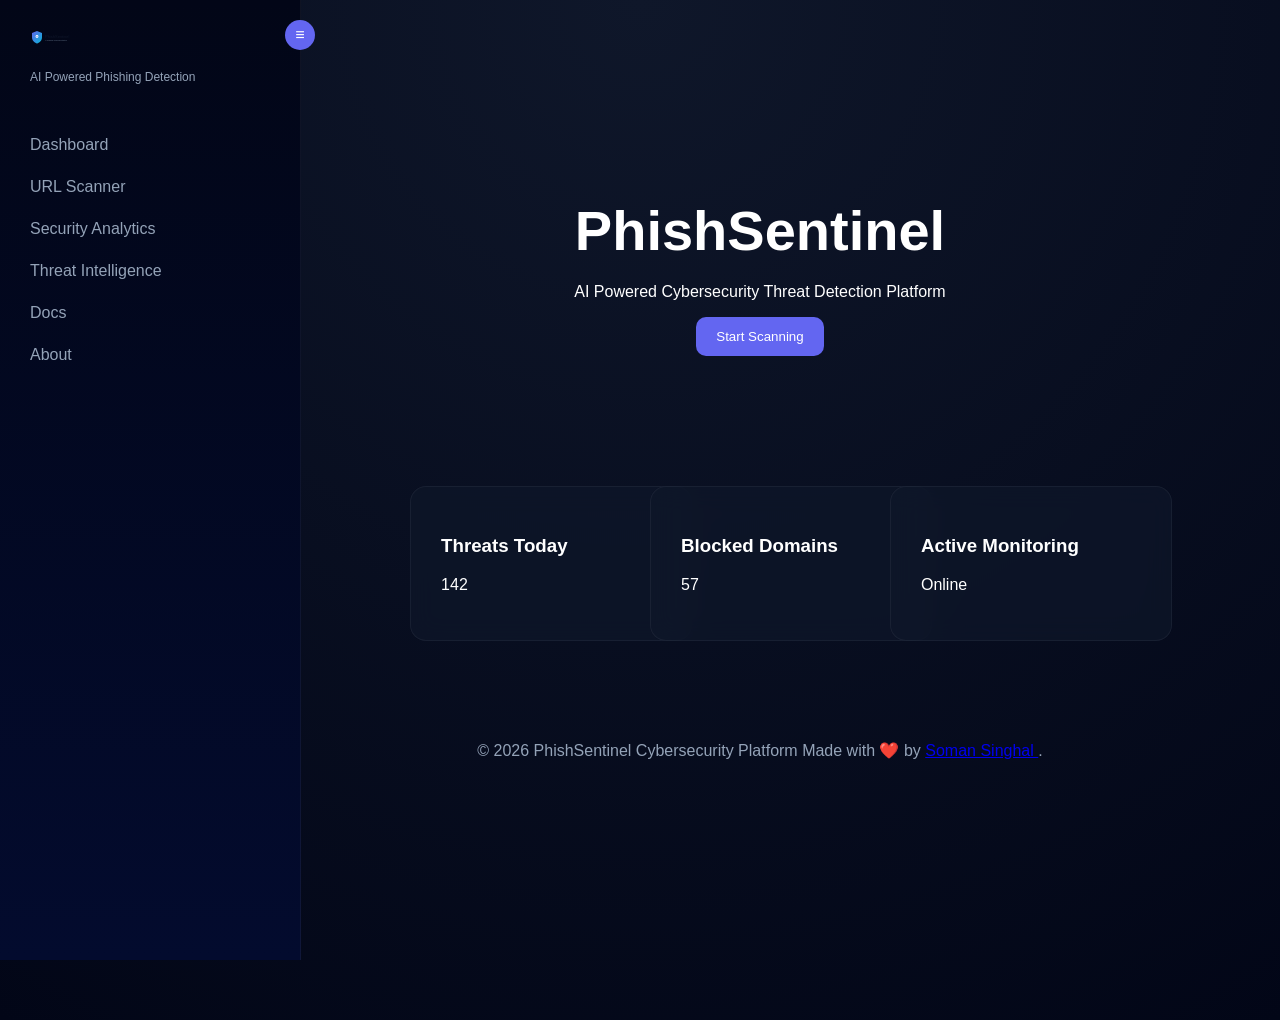
<file: index.html>
<!DOCTYPE html>
<html>
<head>
<title>PhishSentinel</title>
<link rel="stylesheet" href="style.css">
<script src="script.js"></script>
</head>

<body>

<div class="sidebar">

<div class="toggle-btn" onclick="toggleSidebar()">≡</div>

<img src="phishsentinel-logo.svg" class="logo">
<p class="tag">AI Powered Phishing Detection</p>

<nav>
<a href="index.html">Dashboard</a>
<a href="scanner.html">URL Scanner</a>
<a href="analytics.html">Security Analytics</a>
<a href="threat.html">Threat Intelligence</a>
<a href="docs.html">Docs</a>
<a href="about.html">About</a>
</nav>

</div>

<div class="main">

<div class="hero">
<h1>PhishSentinel</h1>
<p>AI Powered Cybersecurity Threat Detection Platform</p>
<button onclick="location.href='scanner.html'">Start Scanning</button>
</div>

<div class="cards">

<div class="card">
<h3>Threats Today</h3>
<p>142</p>
</div>

<div class="card">
<h3>Blocked Domains</h3>
<p>57</p>
</div>

<div class="card">
<h3>Active Monitoring</h3>
<p>Online</p>
</div>

</div>

<footer>
© 2026 PhishSentinel Cybersecurity Platform

Made with ❤️ by <a href="https://github.com/somansinghal">Soman Singhal </a>.
</footer>

</div>

</body>
</html>
</file>
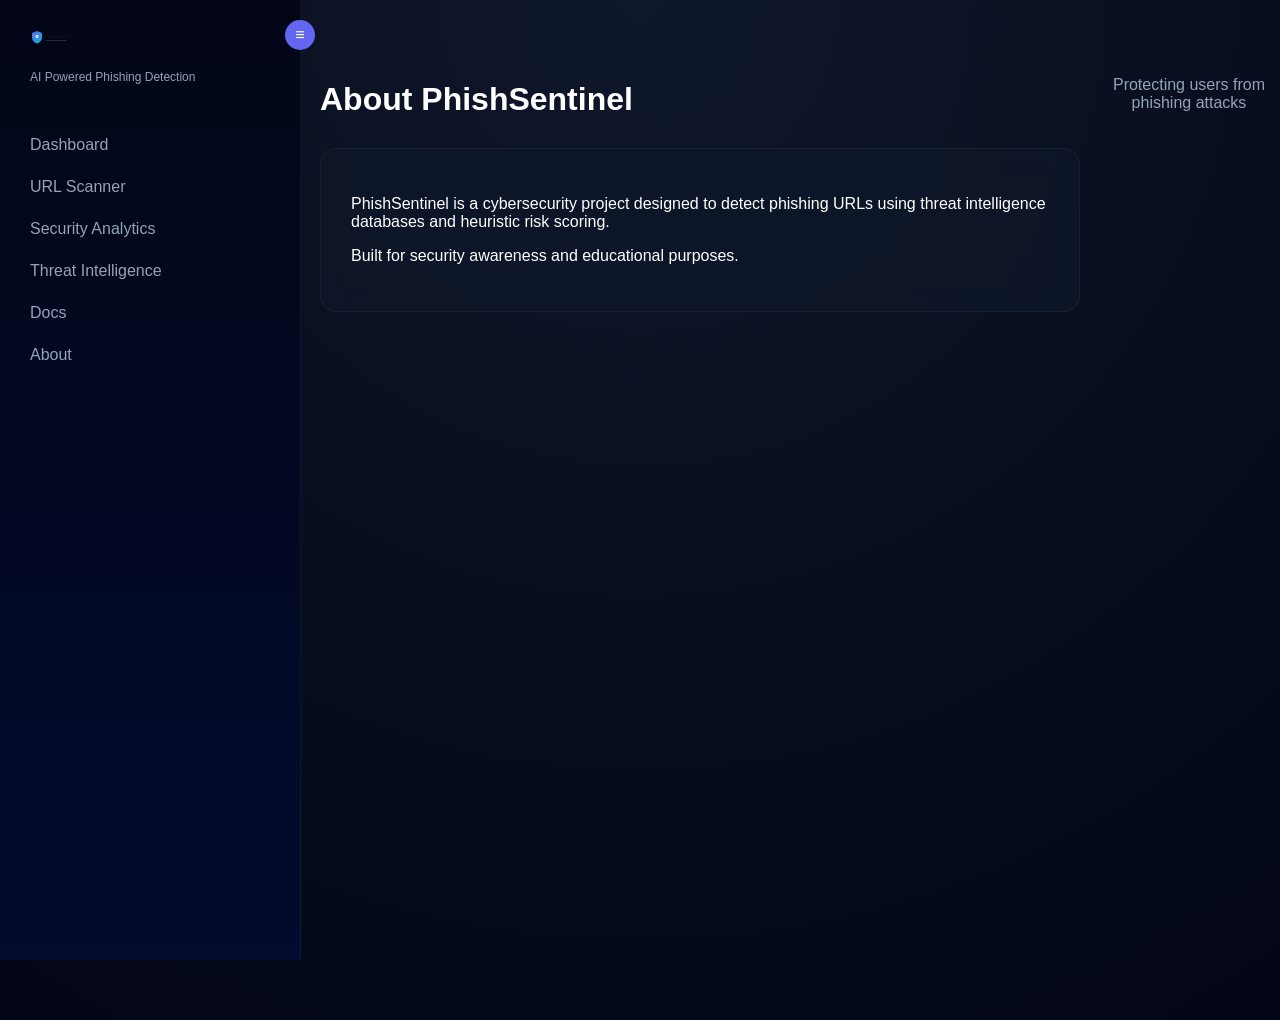
<file: about.html>
<!DOCTYPE html>
<html>
<head>
<title>About</title>
<link rel="stylesheet" href="style.css">
</head>

<body>

    <div class="sidebar">
    <div class="toggle-btn" onclick="toggleSidebar()">≡</div>
        <div class="brand">
        <img src="phishsentinel-logo.svg" class="logo">
        <p class="tag">AI Powered Phishing Detection</p>
        </div>
        
        <nav>
        
        <a href="index.html">Dashboard</a>
        <a href="scanner.html">URL Scanner</a>
        <a href="analytics.html">Security Analytics</a>
        <a href="threat.html">Threat Intelligence</a>
        <a href="docs.html">Docs</a>
        <a href="about.html">About</a>
        
        </nav>
        
    </div>

    <div class="main">

        <div class="page-container">
        
        <h1>About PhishSentinel</h1>
        
        <div class="card">
        
        <p>
        PhishSentinel is a cybersecurity project designed to detect phishing URLs
        using threat intelligence databases and heuristic risk scoring.
        </p>
        
        <p>
        Built for security awareness and educational purposes.
        </p>
        
        </div>
        
        </div>
        
    </div>
<footer>

<p>Protecting users from phishing attacks</p>

</footer>

</body>
</html>
</file>
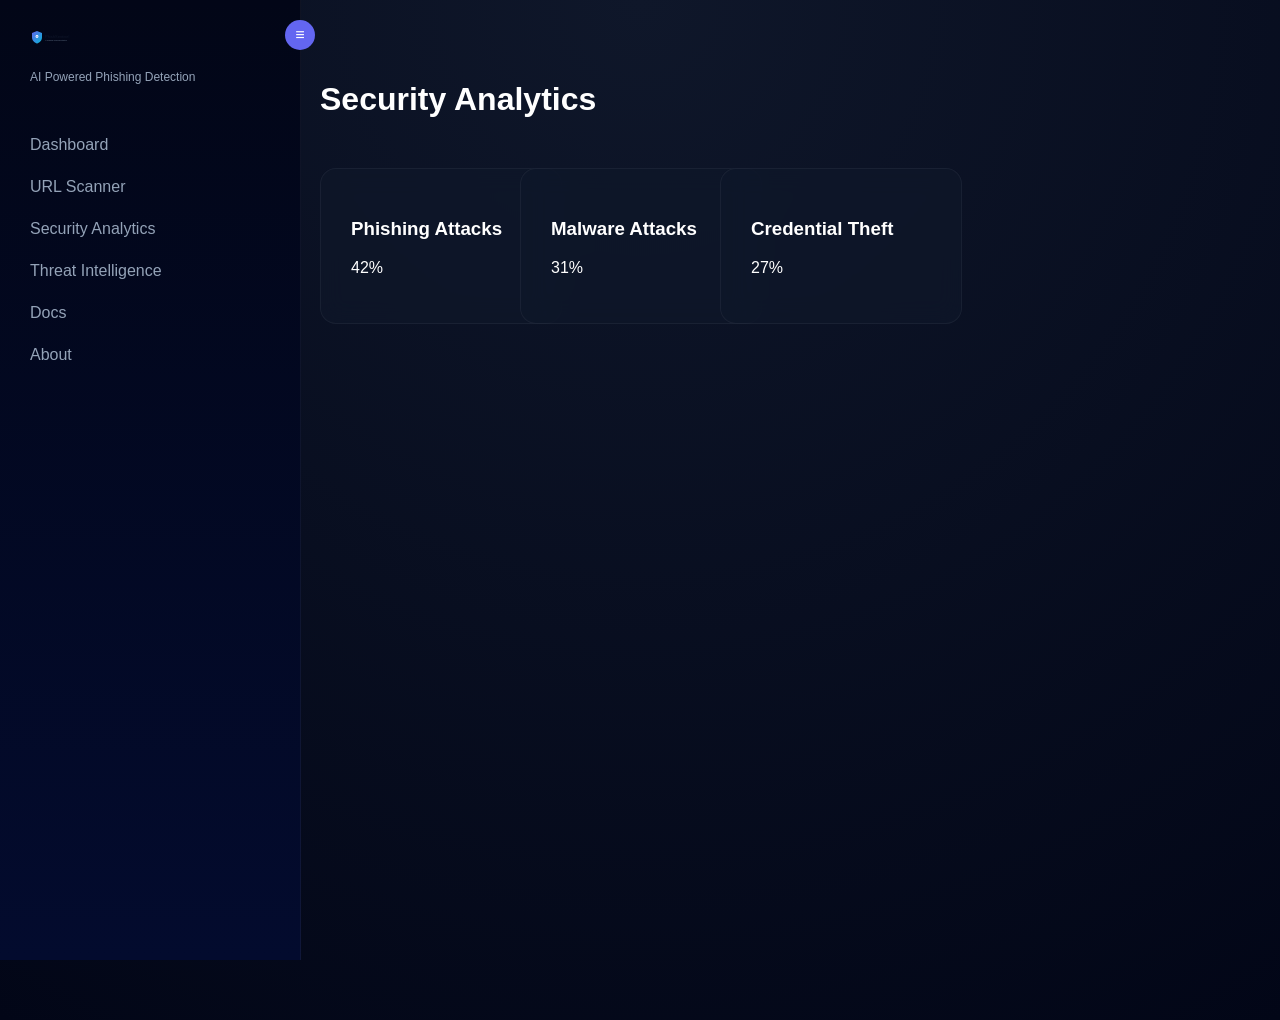
<file: analytics.html>
<!DOCTYPE html>
<html>
<head>

<title>Security Analytics</title>
<link rel="stylesheet" href="style.css">

</head>

<body>

    <div class="sidebar">
    <div class="toggle-btn" onclick="toggleSidebar()">≡</div>
        <div class="brand">
        <img src="phishsentinel-logo.svg" class="logo">
        <p class="tag">AI Powered Phishing Detection</p>
        </div>
        
        <nav>
        
        <a href="index.html">Dashboard</a>
        <a href="scanner.html">URL Scanner</a>
        <a href="analytics.html">Security Analytics</a>
        <a href="threat.html">Threat Intelligence</a>
        <a href="docs.html">Docs</a>
        <a href="about.html">About</a>
        
        </nav>
        
    </div>

    <div class="main">

        <div class="page-container">
        
        <h1>Security Analytics</h1>
        
        <div class="cards">
        
        <div class="card">
        <h3>Phishing Attacks</h3>
        <p>42%</p>
        </div>
        
        <div class="card">
        <h3>Malware Attacks</h3>
        <p>31%</p>
        </div>
        
        <div class="card">
        <h3>Credential Theft</h3>
        <p>27%</p>
        </div>
        
        </div>
        
        <canvas id="chart"></canvas>
        
    </div>
        
</div>

<canvas id="chart"></canvas>

<script>

new Chart(document.getElementById("chart"),{
type:"doughnut",
data:{
labels:["Phishing","Malware","Credential Theft"],
datasets:[{
data:[42,31,27],
backgroundColor:["#6366f1","#ef4444","#22c55e"]
}]
}
})

</script>

</body>
</html>
</file>
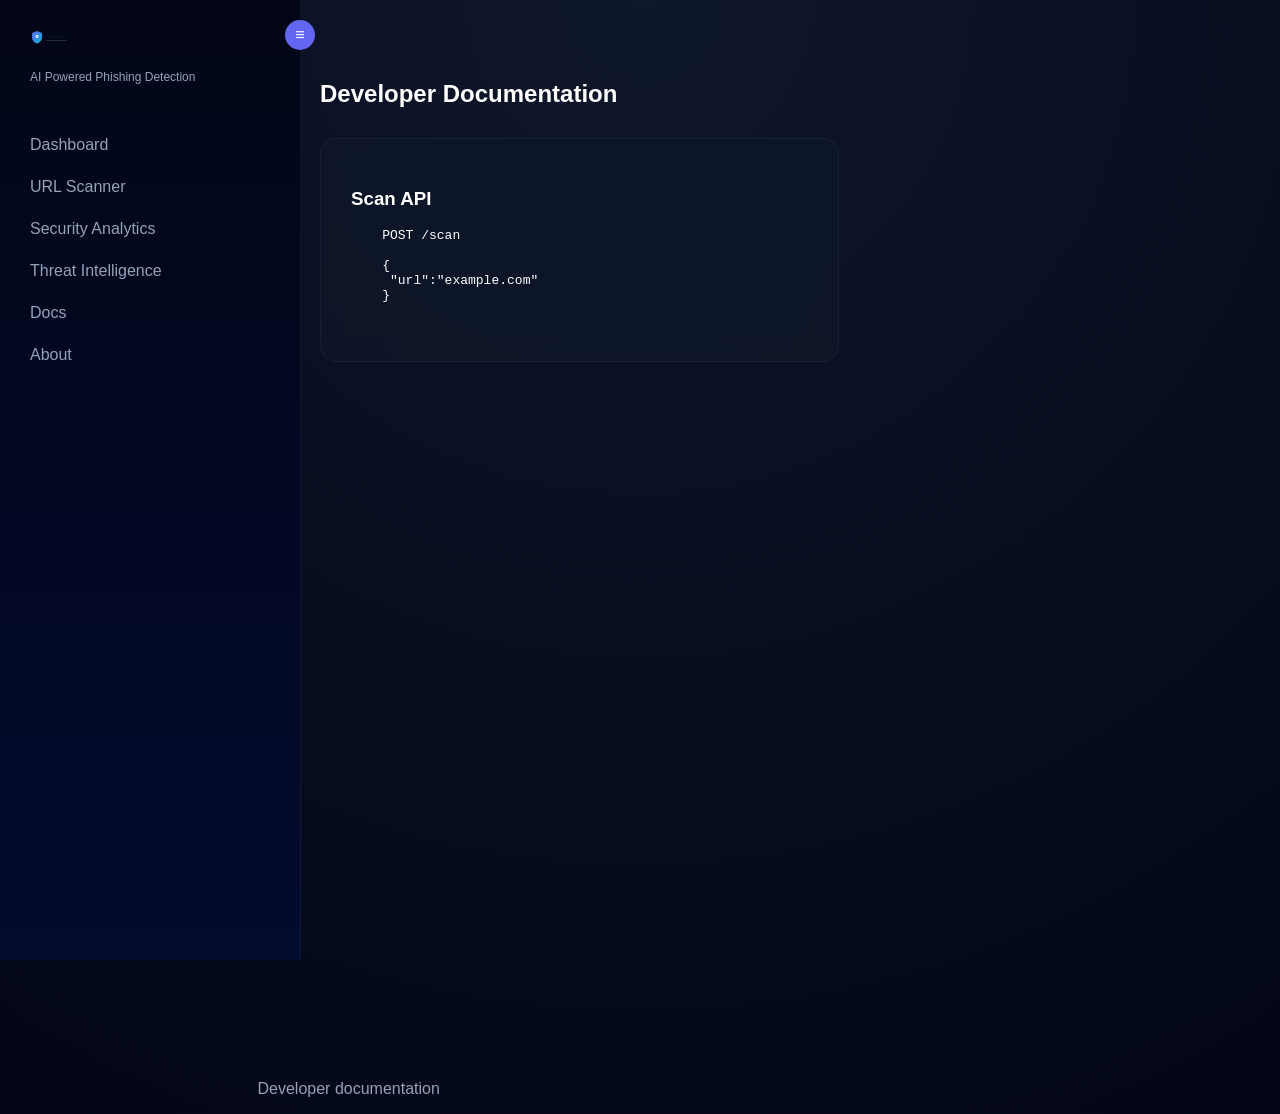
<file: docs.html>
<!DOCTYPE html>
<html>
<head>
<title>PhishSentinel Docs</title>
<link rel="stylesheet" href="style.css">
</head>

<body>

<nav>

<div class="sidebar">
    <div class="toggle-btn" onclick="toggleSidebar()">≡</div>
    <div class="brand">
    <img src="phishsentinel-logo.svg" class="logo">
    <p class="tag">AI Powered Phishing Detection</p>
    </div>
    
    <nav>
    
    <a href="index.html">Dashboard</a>
    <a href="scanner.html">URL Scanner</a>
    <a href="analytics.html">Security Analytics</a>
    <a href="threat.html">Threat Intelligence</a>
    <a href="docs.html">Docs</a>
    <a href="about.html">About</a>
    
    </nav>
    
</div>

<div class="main">

    <div class="page-container">
    
    <h1>Developer Documentation</h1>
    
    <div class="card">
    
    <h3>Scan API</h3>
    
    <pre>
    POST /scan
    
    {
     "url":"example.com"
    }
    </pre>
    
    </div>
    
    </div>
    
</div>

<footer>

<p>Developer documentation</p>

</footer>

</body>
</html>
</file>
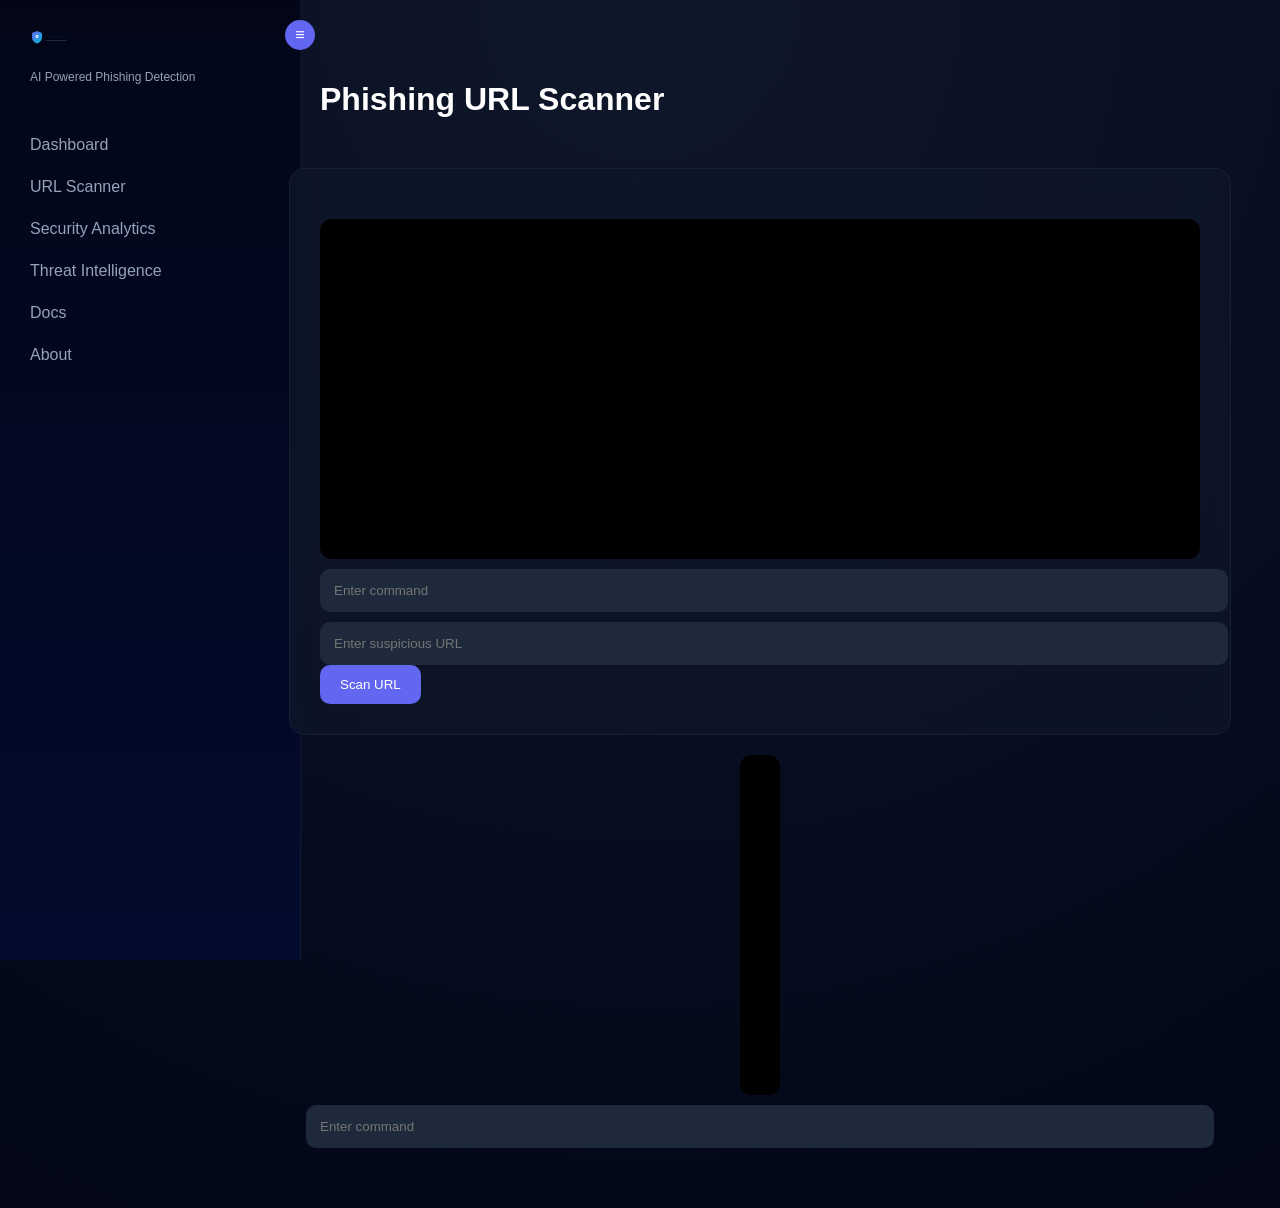
<file: scanner.html>
<!DOCTYPE html>
<html>

<head>
<title>URL Scanner</title>
<link rel="stylesheet" href="style.css">
</head>

<body>

    <div class="sidebar">
    <div class="toggle-btn" onclick="toggleSidebar()">≡</div>

        <div class="brand">
        <img src="phishsentinel-logo.svg" class="logo">
        <p class="tag">AI Powered Phishing Detection</p>
        </div>
        
        <nav>
        
        <a href="index.html">Dashboard</a>
        <a href="scanner.html">URL Scanner</a>
        <a href="analytics.html">Security Analytics</a>
        <a href="threat.html">Threat Intelligence</a>
        <a href="docs.html">Docs</a>
        <a href="about.html">About</a>
        
        </nav>
        
    </div>

<div class="main">

<h1>Phishing URL Scanner</h1>

<div class="card">

    <div class="terminal" id="terminal"></div>

    <input id="cmd" placeholder="Enter command">

<input id="urlInput" placeholder="Enter suspicious URL">

<button onclick="scanURL()">Scan URL</button>

<div id="result"></div>

<div id="aiExplain"></div>

</div>

<div class="terminal" id="terminal"></div>

<input id="cmd" placeholder="Enter command">



</div>

<script src="script.js"></script>

</body>
</html>
</file>
<file: style.css>
body{
    margin:0;
    font-family:Inter,Arial;
    background:radial-gradient(circle at top,#0f172a,#020617);
    color:white;
    display:flex;
    }
    
    .sidebar{
    width:240px;
    height:100vh;
    background:linear-gradient(180deg,#020617,#030b2e);
    border-right:1px solid rgba(255,255,255,0.05);
    padding:30px;
    position:fixed;
    transition:0.3s;
    }
    
    .sidebar.collapsed{
    width:80px;
    }
    
    .logo{
    width:50px;
    margin-bottom:10px;
    }
    
    .tag{
    font-size:12px;
    color:#94a3b8;
    margin-bottom:40px;
    }
    
    .sidebar nav a{
    display:block;
    padding:12px 0;
    color:#94a3b8;
    text-decoration:none;
    transition:.3s;
    }
    
    .sidebar nav a:hover{
    color:white;
    transform:translateX(6px);
    }
    
    .toggle-btn{
    position:absolute;
    top:20px;
    right:-15px;
    background:#6366f1;
    color:white;
    border-radius:50%;
    width:30px;
    height:30px;
    display:flex;
    align-items:center;
    justify-content:center;
    cursor:pointer;
    }
    
    .main{
        margin-left:240px;
        padding:60px 80px;
        width:calc(100% - 240px);
        min-height:100vh;
        display:flex;
        flex-direction:column;
        align-items:center;
    }

    .hero{
    text-align:center;
    padding:100px 0;
    }
    
    .hero h1{
    font-size:56px;
    margin-bottom:20px;
    }
    
    .cards{
    display:grid;
    grid-template-columns:repeat(3,1fr);
    gap:20px;
    margin-bottom:40px;
    }
    
    .card{
        width:100%;
        background:rgba(15,23,42,0.7);
        border:1px solid rgba(255,255,255,0.05);
        padding:30px;
        border-radius:16px;
        backdrop-filter:blur(12px);
        margin-top:30px;
    }
    
    .card:hover{
    transform:translateY(-6px);
    }
    
    button{
    background:#6366f1;
    border:none;
    padding:12px 20px;
    border-radius:10px;
    color:white;
    cursor:pointer;
    }
    
    input{
    width:100%;
    padding:14px;
    border-radius:10px;
    border:none;
    background:#1e293b;
    color:white;
    margin-top:10px;
    }
    
    .terminal{
    background:black;
    color:#00ff88;
    padding:20px;
    font-family:monospace;
    border-radius:12px;
    height:300px;
    overflow:auto;
    margin-top:20px;
    }
    
    #attackFeed{
    list-style:none;
    padding:0;
    }
    
    #attackFeed li{
    padding:10px;
    margin-bottom:10px;
    background:#0f172a;
    border-left:4px solid red;
    }
    
    footer{
    margin-top:60px;
    text-align:center;
    color:#94a3b8;
    }

    .page-container{
        width:100%;
        max-width:1000px;
    }

    h1{
        width:100%;
        max-width:900px;
        margin-bottom:20px;
    }
</file>
